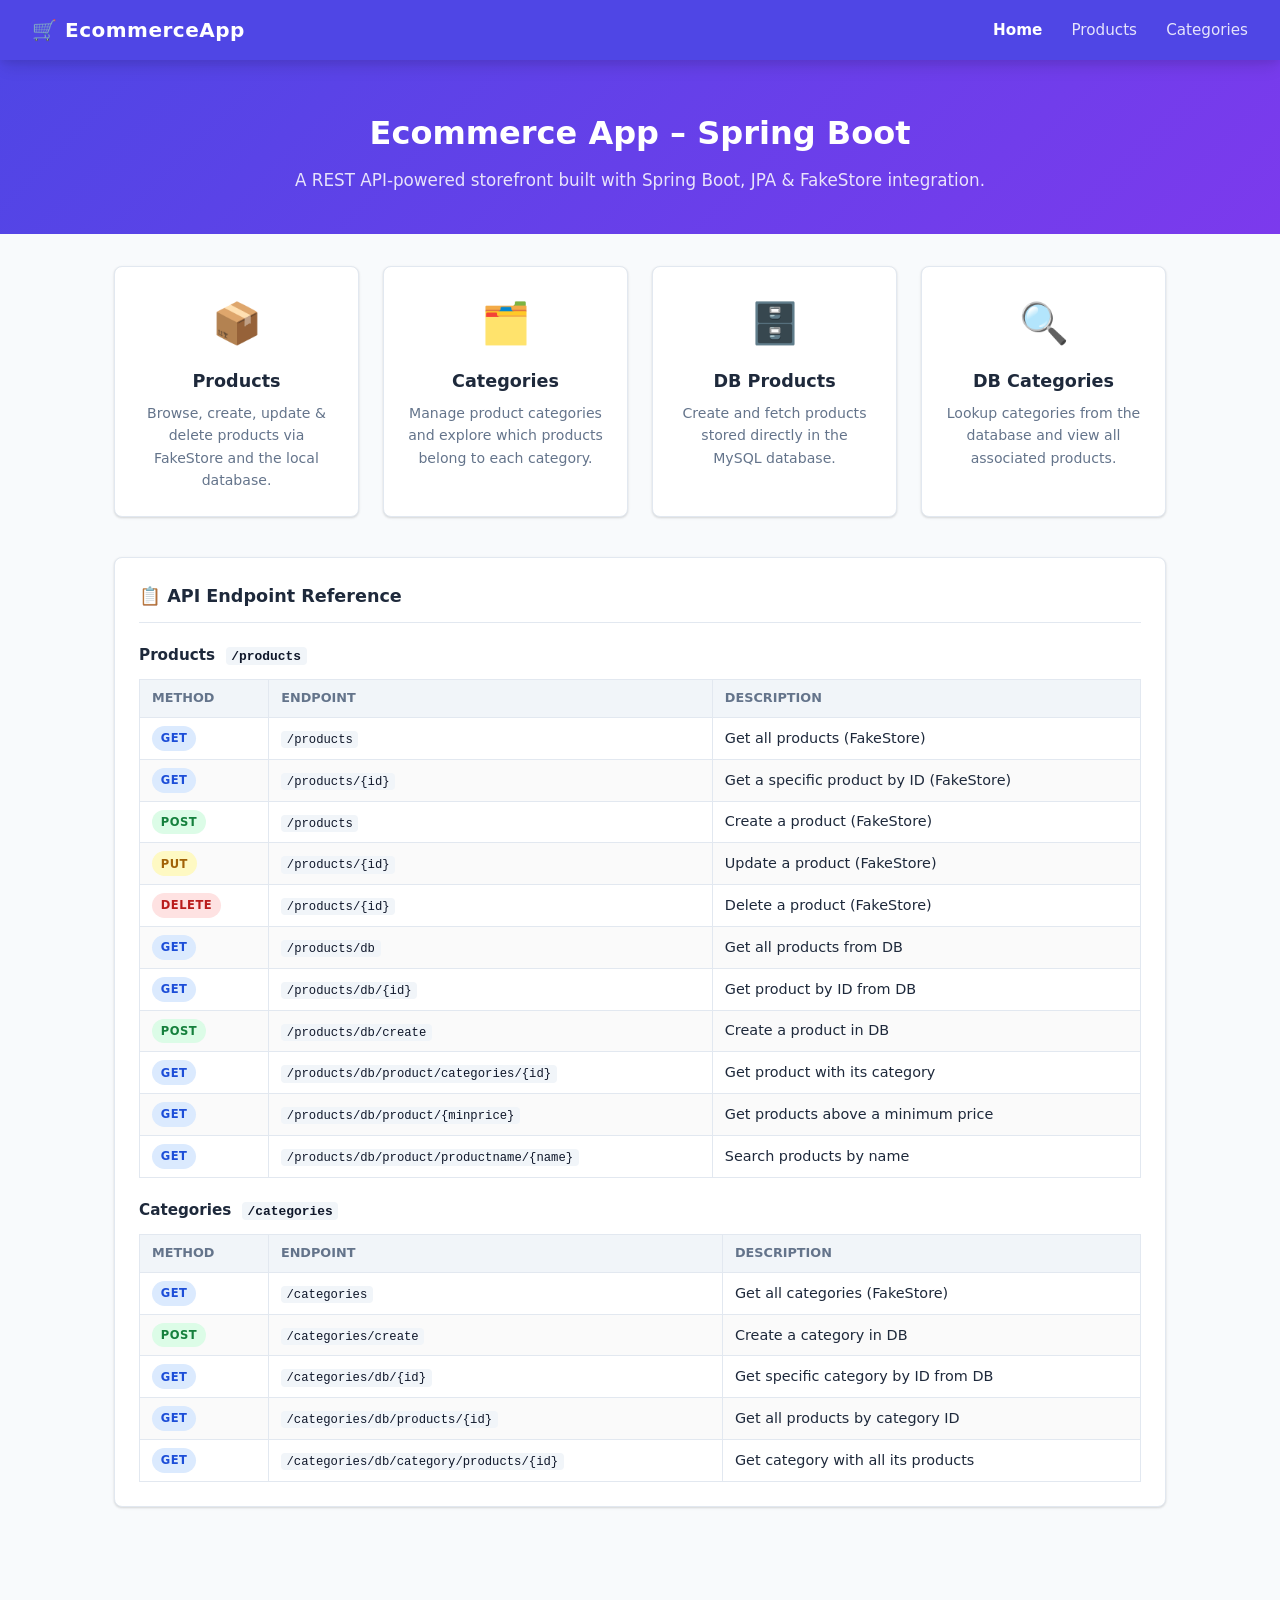
<file: src/main/resources/static/index.html>
<!DOCTYPE html>
<html lang="en">
<head>
    <meta charset="UTF-8" />
    <meta name="viewport" content="width=device-width, initial-scale=1.0" />
    <title>Ecommerce App</title>
    <link rel="stylesheet" href="css/style.css" />
</head>
<body>

<!-- ── Navbar ── -->
<header class="navbar">
    <a href="index.html" class="brand">🛒 EcommerceApp</a>
    <nav>
        <a href="index.html" class="active">Home</a>
        <a href="products.html">Products</a>
        <a href="categories.html">Categories</a>
    </nav>
</header>

<!-- ── Hero ── -->
<div class="page-hero">
    <h1>Ecommerce App – Spring Boot</h1>
    <p>A REST API-powered storefront built with Spring Boot, JPA &amp; FakeStore integration.</p>
</div>

<!-- ── Main ── -->
<main>

    <!-- Quick navigation -->
    <div class="features-grid">
        <a href="products.html" class="feature-card">
            <div class="icon">📦</div>
            <h3>Products</h3>
            <p>Browse, create, update &amp; delete products via FakeStore and the local database.</p>
        </a>
        <a href="categories.html" class="feature-card">
            <div class="icon">🗂️</div>
            <h3>Categories</h3>
            <p>Manage product categories and explore which products belong to each category.</p>
        </a>
        <a href="products.html#db-section" class="feature-card">
            <div class="icon">🗄️</div>
            <h3>DB Products</h3>
            <p>Create and fetch products stored directly in the MySQL database.</p>
        </a>
        <a href="categories.html#db-section" class="feature-card">
            <div class="icon">🔍</div>
            <h3>DB Categories</h3>
            <p>Lookup categories from the database and view all associated products.</p>
        </a>
    </div>

    <!-- Endpoint reference -->
    <div class="card" style="margin-top:2.5rem">
        <div class="card-header">
            <h2>📋 API Endpoint Reference</h2>
        </div>

        <h3 style="margin-bottom:.5rem;font-size:.95rem;">Products &nbsp;<code>/products</code></h3>
        <table class="endpoint-table">
            <thead>
                <tr>
                    <th>Method</th>
                    <th>Endpoint</th>
                    <th>Description</th>
                </tr>
            </thead>
            <tbody>
                <tr><td><span class="badge badge-get">GET</span></td>  <td><code>/products</code></td>                                     <td>Get all products (FakeStore)</td></tr>
                <tr><td><span class="badge badge-get">GET</span></td>  <td><code>/products/{id}</code></td>                                <td>Get a specific product by ID (FakeStore)</td></tr>
                <tr><td><span class="badge badge-post">POST</span></td><td><code>/products</code></td>                                     <td>Create a product (FakeStore)</td></tr>
                <tr><td><span class="badge badge-put">PUT</span></td>  <td><code>/products/{id}</code></td>                                <td>Update a product (FakeStore)</td></tr>
                <tr><td><span class="badge badge-delete">DELETE</span></td><td><code>/products/{id}</code></td>                           <td>Delete a product (FakeStore)</td></tr>
                <tr><td><span class="badge badge-get">GET</span></td>  <td><code>/products/db</code></td>                                  <td>Get all products from DB</td></tr>
                <tr><td><span class="badge badge-get">GET</span></td>  <td><code>/products/db/{id}</code></td>                             <td>Get product by ID from DB</td></tr>
                <tr><td><span class="badge badge-post">POST</span></td><td><code>/products/db/create</code></td>                           <td>Create a product in DB</td></tr>
                <tr><td><span class="badge badge-get">GET</span></td>  <td><code>/products/db/product/categories/{id}</code></td>          <td>Get product with its category</td></tr>
                <tr><td><span class="badge badge-get">GET</span></td>  <td><code>/products/db/product/{minprice}</code></td>               <td>Get products above a minimum price</td></tr>
                <tr><td><span class="badge badge-get">GET</span></td>  <td><code>/products/db/product/productname/{name}</code></td>       <td>Search products by name</td></tr>
            </tbody>
        </table>

        <h3 style="margin:1.25rem 0 .5rem;font-size:.95rem;">Categories &nbsp;<code>/categories</code></h3>
        <table class="endpoint-table">
            <thead>
                <tr>
                    <th>Method</th>
                    <th>Endpoint</th>
                    <th>Description</th>
                </tr>
            </thead>
            <tbody>
                <tr><td><span class="badge badge-get">GET</span></td>  <td><code>/categories</code></td>                             <td>Get all categories (FakeStore)</td></tr>
                <tr><td><span class="badge badge-post">POST</span></td><td><code>/categories/create</code></td>                       <td>Create a category in DB</td></tr>
                <tr><td><span class="badge badge-get">GET</span></td>  <td><code>/categories/db/{id}</code></td>                      <td>Get specific category by ID from DB</td></tr>
                <tr><td><span class="badge badge-get">GET</span></td>  <td><code>/categories/db/products/{id}</code></td>             <td>Get all products by category ID</td></tr>
                <tr><td><span class="badge badge-get">GET</span></td>  <td><code>/categories/db/category/products/{id}</code></td>    <td>Get category with all its products</td></tr>
            </tbody>
        </table>
    </div>

</main>

</body>
</html>
</file>
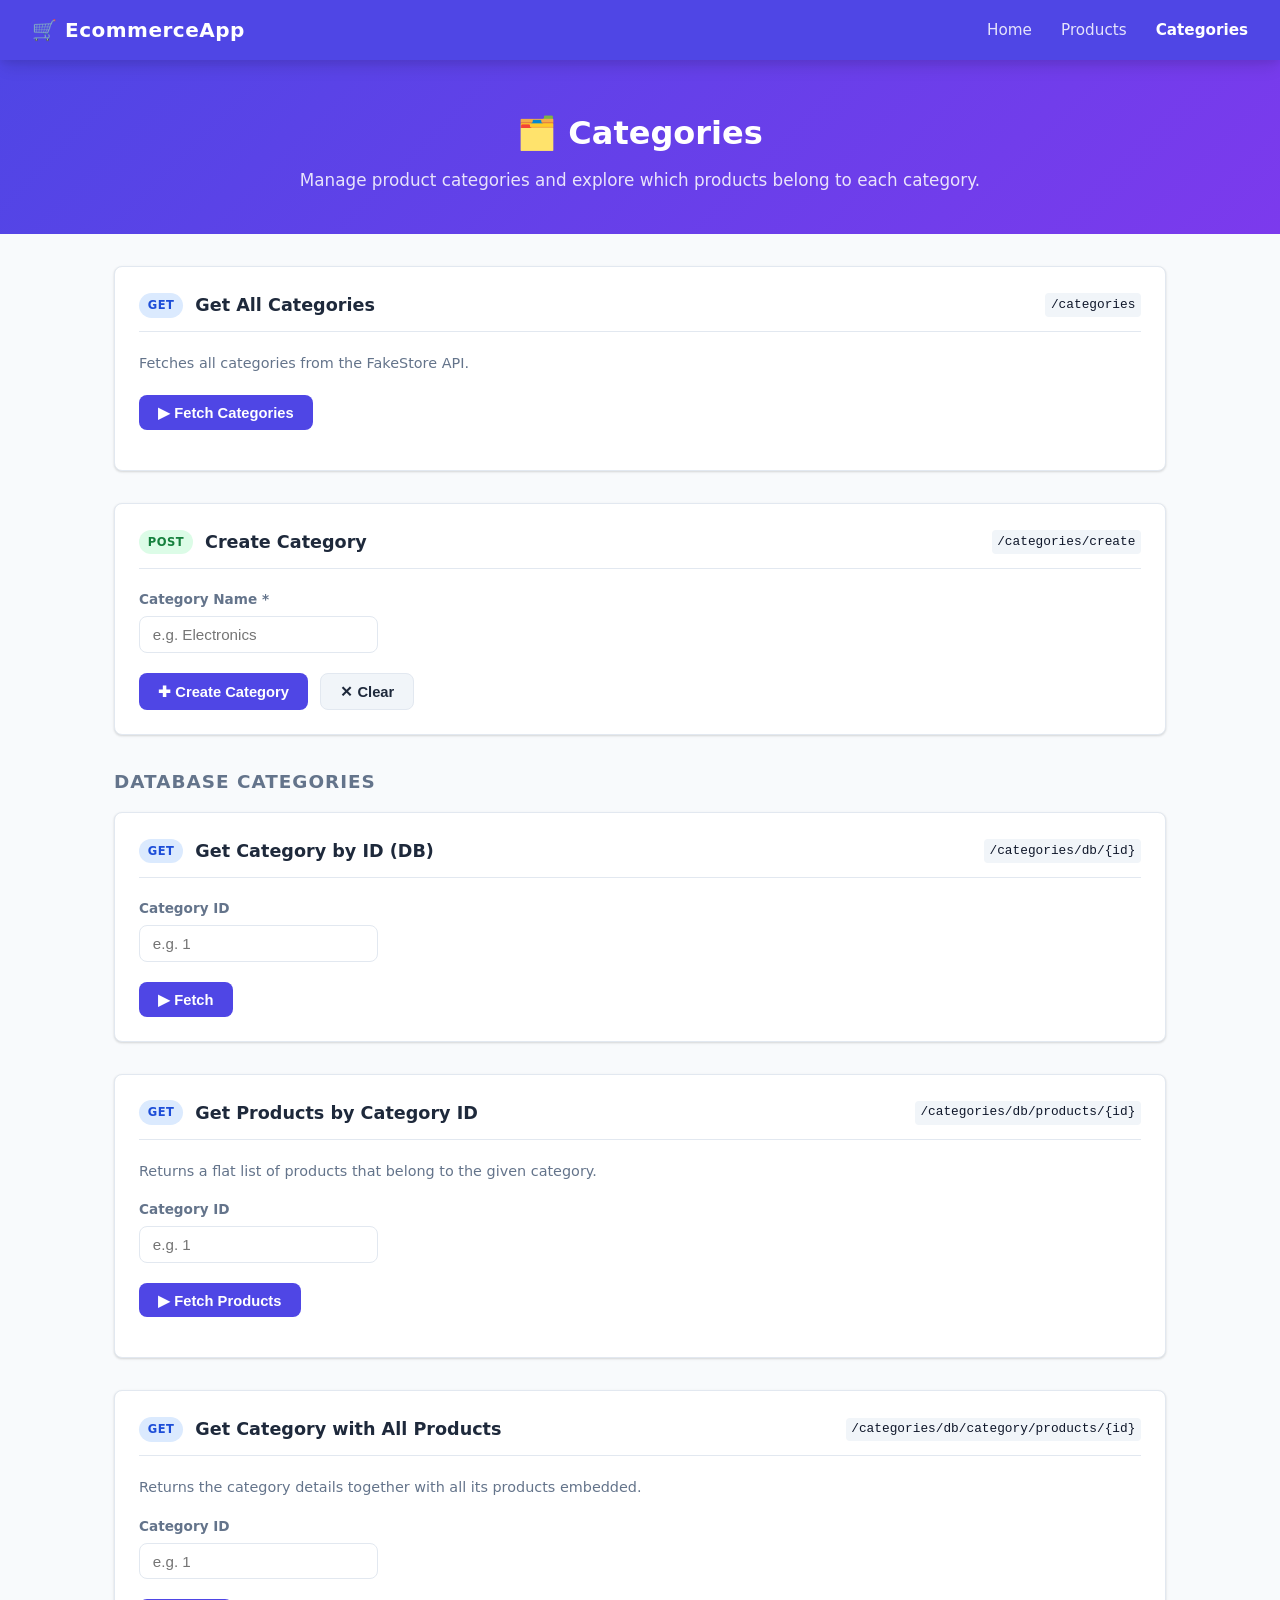
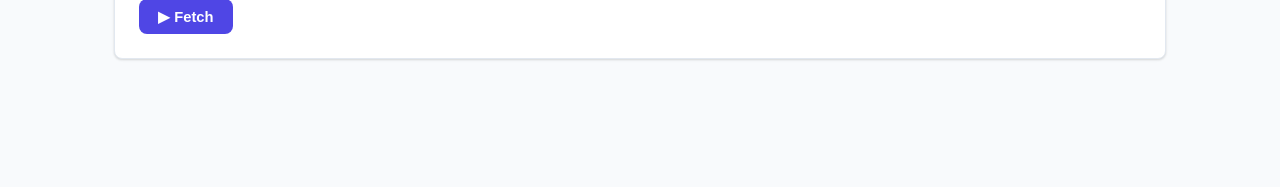
<file: src/main/resources/static/categories.html>
<!DOCTYPE html>
<html lang="en">
<head>
    <meta charset="UTF-8" />
    <meta name="viewport" content="width=device-width, initial-scale=1.0" />
    <title>Categories – Ecommerce App</title>
    <link rel="stylesheet" href="css/style.css" />
</head>
<body>

<!-- ── Navbar ── -->
<header class="navbar">
    <a href="index.html" class="brand">🛒 EcommerceApp</a>
    <nav>
        <a href="index.html">Home</a>
        <a href="products.html">Products</a>
        <a href="categories.html" class="active">Categories</a>
    </nav>
</header>

<!-- ── Hero ── -->
<div class="page-hero">
    <h1>🗂️ Categories</h1>
    <p>Manage product categories and explore which products belong to each category.</p>
</div>

<main>

    <!-- ════════════════════════════════════════
         GET All Categories (FakeStore)
    ═══════════════════════════════════════════ -->
    <div class="card">
        <div class="card-header">
            <span class="badge badge-get">GET</span>
            <h2>Get All Categories</h2>
            <code style="margin-left:auto;font-size:.8rem;">/categories</code>
        </div>
        <p style="font-size:.9rem;color:var(--muted);margin-bottom:1rem;">
            Fetches all categories from the FakeStore API.
        </p>
        <div class="form-actions">
            <button class="btn btn-primary" onclick="getAllCategories()">▶ Fetch Categories</button>
        </div>
        <div class="loader" id="loader-all-cat"></div>
        <div id="result-all-cat" class="result-box"></div>
        <div id="category-list-all" class="category-list"></div>
    </div>

    <!-- ════════════════════════════════════════
         POST Create Category
    ═══════════════════════════════════════════ -->
    <div class="card">
        <div class="card-header">
            <span class="badge badge-post">POST</span>
            <h2>Create Category</h2>
            <code style="margin-left:auto;font-size:.8rem;">/categories/create</code>
        </div>
        <div class="form-grid">
            <div class="form-group">
                <label for="cat-create-name">Category Name *</label>
                <input type="text" id="cat-create-name" placeholder="e.g. Electronics" />
            </div>
        </div>
        <div class="form-actions">
            <button class="btn btn-primary" onclick="createCategory()">✚ Create Category</button>
            <button class="btn btn-secondary" onclick="document.getElementById('cat-create-name').value=''">✕ Clear</button>
        </div>
        <div class="loader" id="loader-cat-create"></div>
        <div id="result-cat-create" class="result-box"></div>
    </div>

    <!-- ════════════════════════════════════════
         DB Section
    ═══════════════════════════════════════════ -->
    <h2 id="db-section" style="margin-bottom:1rem;margin-top:2rem;font-size:1.15rem;color:var(--muted);text-transform:uppercase;letter-spacing:1px;">
        Database Categories
    </h2>

    <!-- GET category by ID from DB -->
    <div class="card">
        <div class="card-header">
            <span class="badge badge-get">GET</span>
            <h2>Get Category by ID (DB)</h2>
            <code style="margin-left:auto;font-size:.8rem;">/categories/db/{id}</code>
        </div>
        <div class="form-grid">
            <div class="form-group">
                <label for="db-cat-id">Category ID</label>
                <input type="number" id="db-cat-id" placeholder="e.g. 1" min="1" />
            </div>
        </div>
        <div class="form-actions">
            <button class="btn btn-primary" onclick="getCategoryById()">▶ Fetch</button>
        </div>
        <div class="loader" id="loader-db-cat-id"></div>
        <div id="result-db-cat-id" class="result-box"></div>
    </div>

    <!-- GET all products by category ID -->
    <div class="card">
        <div class="card-header">
            <span class="badge badge-get">GET</span>
            <h2>Get Products by Category ID</h2>
            <code style="margin-left:auto;font-size:.8rem;">/categories/db/products/{id}</code>
        </div>
        <p style="font-size:.9rem;color:var(--muted);margin-bottom:1rem;">
            Returns a flat list of products that belong to the given category.
        </p>
        <div class="form-grid">
            <div class="form-group">
                <label for="cat-products-id">Category ID</label>
                <input type="number" id="cat-products-id" placeholder="e.g. 1" min="1" />
            </div>
        </div>
        <div class="form-actions">
            <button class="btn btn-primary" onclick="getProductsByCategory()">▶ Fetch Products</button>
        </div>
        <div class="loader" id="loader-cat-products"></div>
        <div id="result-cat-products" class="result-box"></div>
        <div id="product-grid-cat" class="product-grid"></div>
    </div>

    <!-- GET category with all products (DTO) -->
    <div class="card">
        <div class="card-header">
            <span class="badge badge-get">GET</span>
            <h2>Get Category with All Products</h2>
            <code style="margin-left:auto;font-size:.8rem;">/categories/db/category/products/{id}</code>
        </div>
        <p style="font-size:.9rem;color:var(--muted);margin-bottom:1rem;">
            Returns the category details together with all its products embedded.
        </p>
        <div class="form-grid">
            <div class="form-group">
                <label for="cat-all-products-id">Category ID</label>
                <input type="number" id="cat-all-products-id" placeholder="e.g. 1" min="1" />
            </div>
        </div>
        <div class="form-actions">
            <button class="btn btn-primary" onclick="getCategoryWithProducts()">▶ Fetch</button>
        </div>
        <div class="loader" id="loader-cat-all-products"></div>
        <div id="result-cat-all-products" class="result-box"></div>
        <div id="cat-detail-panel" style="display:none;margin-top:1rem;"></div>
    </div>

</main>

<script>
    /* ── Helpers ── */
    function showLoader(id)  { document.getElementById(id).classList.add('visible'); }
    function hideLoader(id)  { document.getElementById(id).classList.remove('visible'); }

    function showResult(id, data, isError) {
        const el = document.getElementById(id);
        el.textContent = typeof data === 'string' ? data : JSON.stringify(data, null, 2);
        el.className = 'result-box visible ' + (isError ? 'error' : 'success');
    }

    function escapeHtml(str) {
        return String(str)
            .replace(/&/g,'&amp;')
            .replace(/</g,'&lt;')
            .replace(/>/g,'&gt;')
            .replace(/"/g,'&quot;');
    }

    function renderProductGrid(containerId, products) {
        const grid = document.getElementById(containerId);
        if (!Array.isArray(products) || products.length === 0) {
            grid.innerHTML = '<p style="color:var(--muted);padding:.5rem">No products found.</p>';
            return;
        }
        grid.innerHTML = products.map(p => `
            <div class="product-card">
                ${p.image ? `<img class="pc-img" src="${escapeHtml(p.image)}" alt="${escapeHtml(p.title || '')}"/>` : ''}
                <div class="pc-title">${escapeHtml(p.title || '—')}</div>
                <div class="pc-meta">Brand: ${escapeHtml(p.brand || '—')} &nbsp;|&nbsp; Model: ${escapeHtml(p.model || '—')}</div>
                <div class="pc-meta">Color: ${escapeHtml(p.color || '—')}</div>
                <div class="pc-price">$${p.price ?? '—'}${p.discount ? ` <span style="font-size:.8rem;color:var(--success)">-${p.discount}%</span>` : ''}</div>
            </div>`).join('');
        grid.querySelectorAll('img.pc-img').forEach(img => {
            img.addEventListener('error', () => img.classList.add('img-error'));
        });
    }

    async function apiFetch(url, options = {}) {
        const response = await fetch(url, {
            headers: { 'Content-Type': 'application/json' },
            ...options
        });
        const text = await response.text();
        try { return { ok: response.ok, data: JSON.parse(text) }; }
        catch { return { ok: response.ok, data: text }; }
    }

    /* ══════════════════════════════════════════
       Handlers
    ══════════════════════════════════════════ */
    async function getAllCategories() {
        showLoader('loader-all-cat');
        document.getElementById('category-list-all').innerHTML = '';
        const { ok, data } = await apiFetch('/categories');
        hideLoader('loader-all-cat');
        showResult('result-all-cat', data, !ok);
        if (ok && Array.isArray(data)) {
            const list = document.getElementById('category-list-all');
            list.innerHTML = data.map(c =>
                `<span class="category-chip">${escapeHtml(c.name || String(c))}</span>`
            ).join('');
        }
    }

    async function createCategory() {
        const name = document.getElementById('cat-create-name').value.trim();
        if (!name) { alert('Category name is required.'); return; }
        const body = { name };
        showLoader('loader-cat-create');
        const { ok, data } = await apiFetch('/categories/create', { method: 'POST', body: JSON.stringify(body) });
        hideLoader('loader-cat-create');
        showResult('result-cat-create', data, !ok);
        if (ok) document.getElementById('cat-create-name').value = '';
    }

    async function getCategoryById() {
        const id = document.getElementById('db-cat-id').value.trim();
        if (!id) { alert('Please enter a Category ID.'); return; }
        showLoader('loader-db-cat-id');
        const { ok, data } = await apiFetch(`/categories/db/${id}`);
        hideLoader('loader-db-cat-id');
        showResult('result-db-cat-id', data, !ok);
    }

    async function getProductsByCategory() {
        const id = document.getElementById('cat-products-id').value.trim();
        if (!id) { alert('Please enter a Category ID.'); return; }
        showLoader('loader-cat-products');
        document.getElementById('product-grid-cat').innerHTML = '';
        const { ok, data } = await apiFetch(`/categories/db/products/${id}`);
        hideLoader('loader-cat-products');
        showResult('result-cat-products', data, !ok);
        if (ok && Array.isArray(data)) renderProductGrid('product-grid-cat', data);
    }

    async function getCategoryWithProducts() {
        const id = document.getElementById('cat-all-products-id').value.trim();
        if (!id) { alert('Please enter a Category ID.'); return; }
        showLoader('loader-cat-all-products');
        const panel = document.getElementById('cat-detail-panel');
        panel.style.display = 'none';
        const { ok, data } = await apiFetch(`/categories/db/category/products/${id}`);
        hideLoader('loader-cat-all-products');
        showResult('result-cat-all-products', data, !ok);

        if (ok && data && typeof data === 'object') {
            const products = data.productsDTOS || [];
            panel.style.display = 'block';
            panel.innerHTML = `
                <div style="margin-bottom:.75rem">
                    <strong>Category:</strong> ${escapeHtml(data.name || '—')}
                    &nbsp;|&nbsp; <strong>ID:</strong> ${escapeHtml(String(data.id ?? '—'))}
                    &nbsp;|&nbsp; <strong>Products:</strong> ${products.length}
                </div>
                <div class="product-grid">
                    ${products.length === 0
                        ? '<p style="color:var(--muted)">No products in this category.</p>'
                        : products.map(p => `
                            <div class="product-card">
                                ${p.image ? `<img class="pc-img" src="${escapeHtml(p.image)}" alt="${escapeHtml(p.title||'')}"/>` : ''}
                                <div class="pc-title">${escapeHtml(p.title||'—')}</div>
                                <div class="pc-meta">Brand: ${escapeHtml(p.brand||'—')}</div>
                                <div class="pc-price">$${p.price??'—'}</div>
                            </div>`).join('')
                    }
                </div>`;
            panel.querySelectorAll('img.pc-img').forEach(img => {
                img.addEventListener('error', () => img.classList.add('img-error'));
            });
        }
    }
</script>

</body>
</html>
</file>
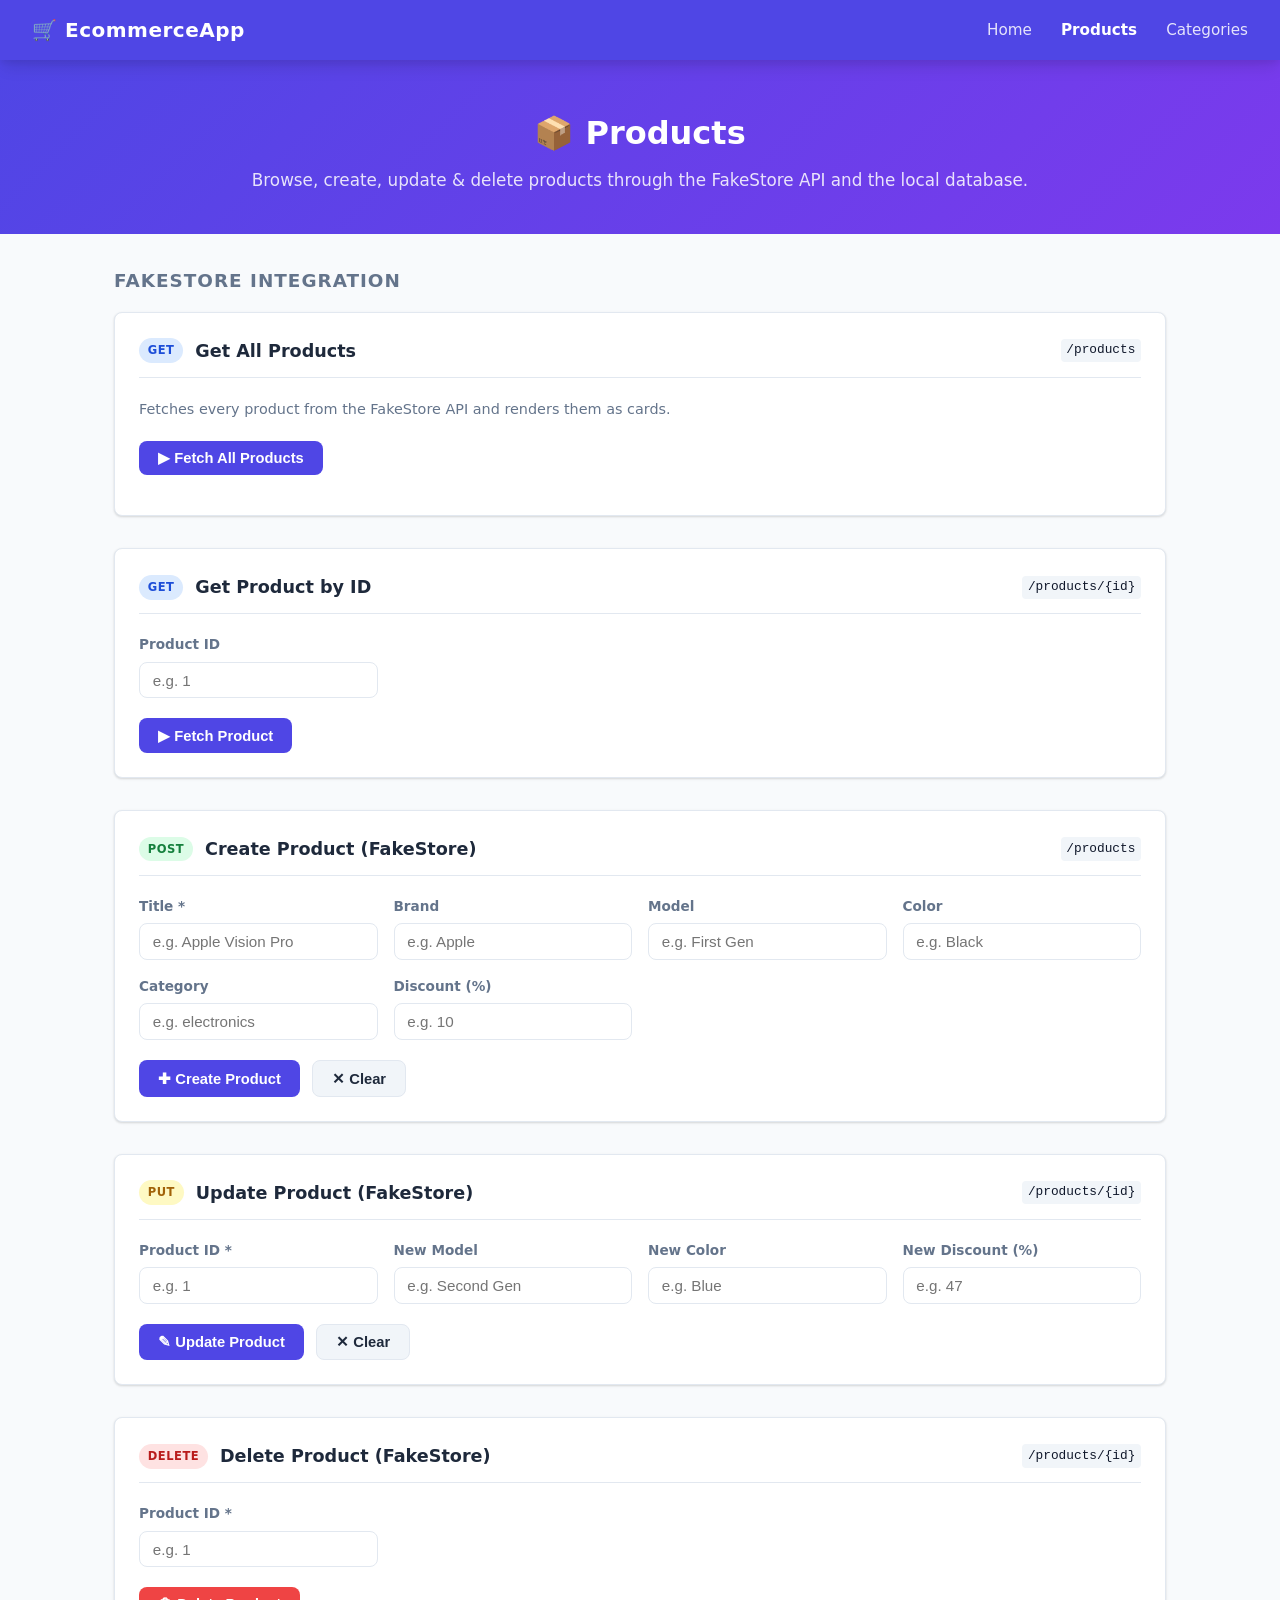
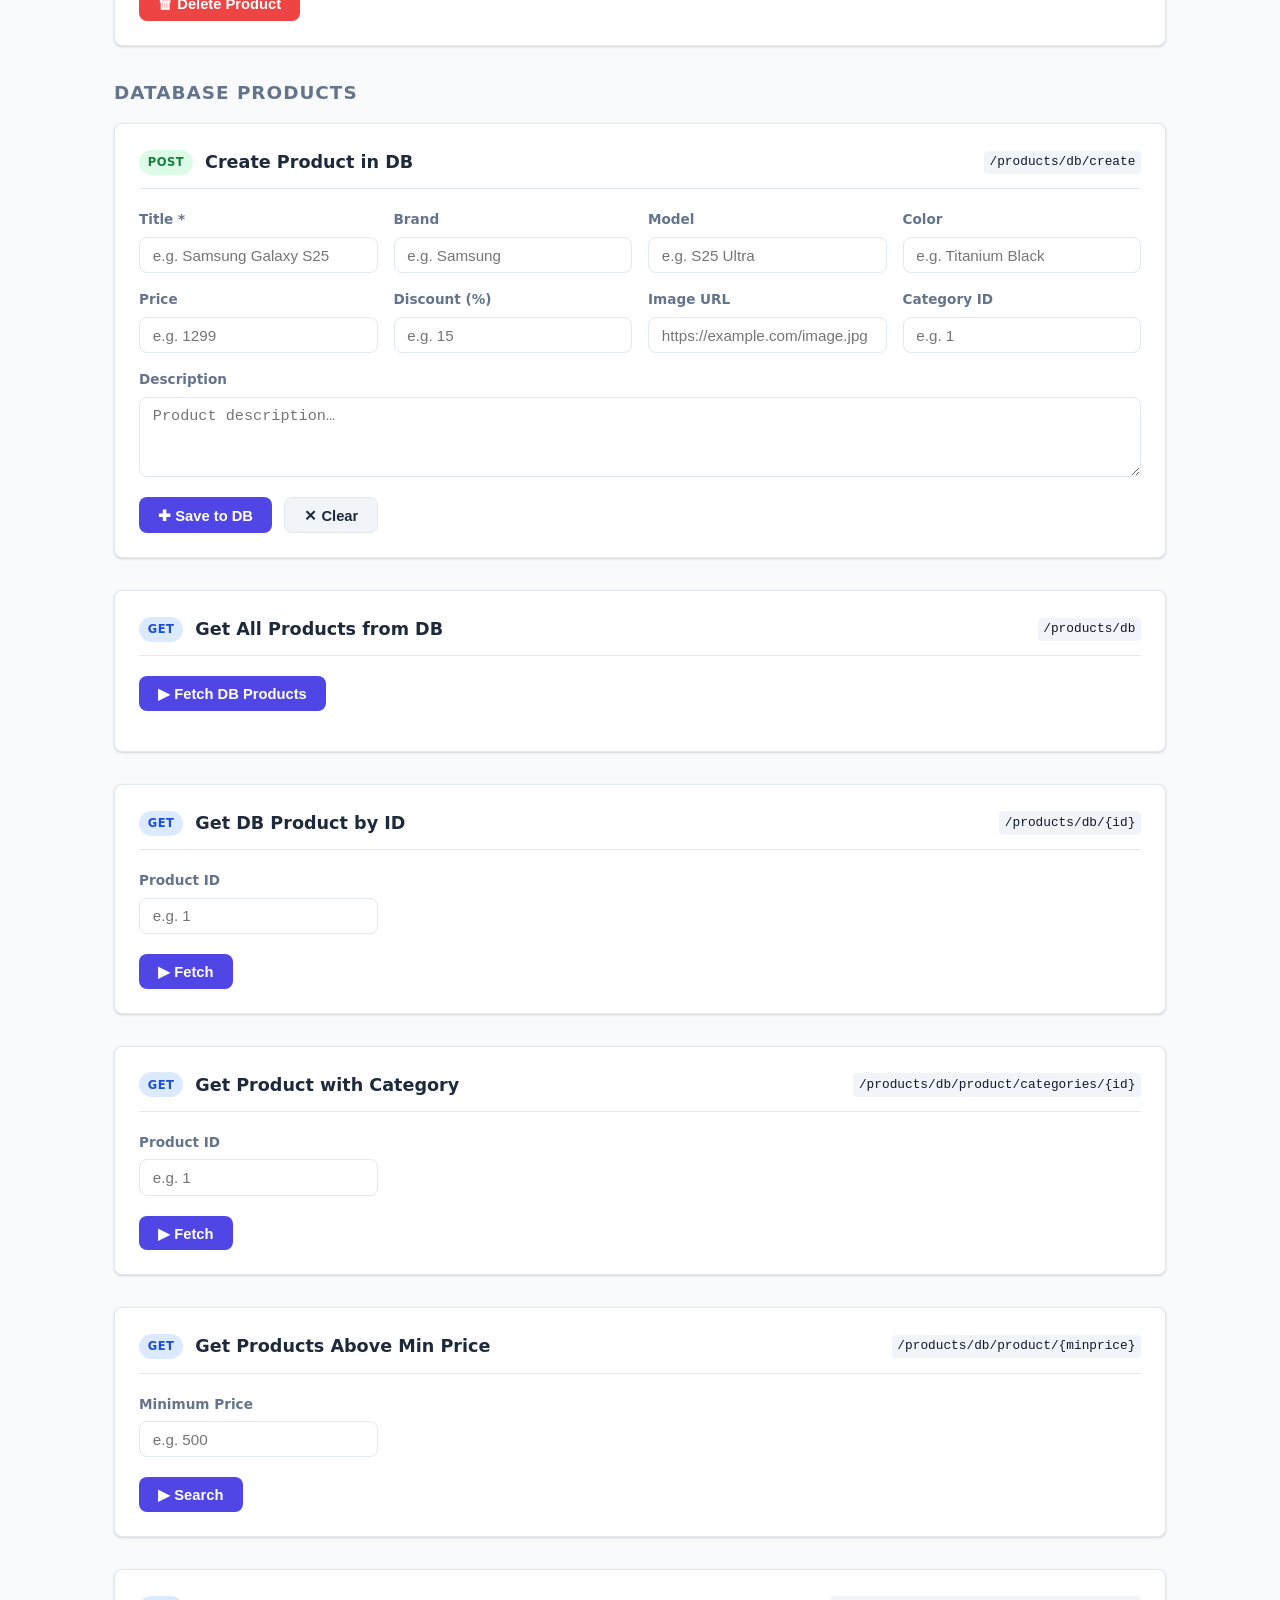
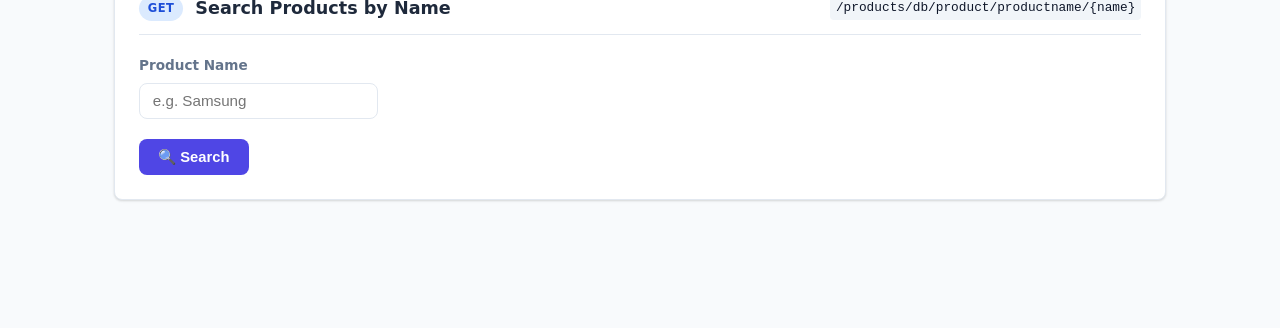
<file: src/main/resources/static/products.html>
<!DOCTYPE html>
<html lang="en">
<head>
    <meta charset="UTF-8" />
    <meta name="viewport" content="width=device-width, initial-scale=1.0" />
    <title>Products – Ecommerce App</title>
    <link rel="stylesheet" href="css/style.css" />
</head>
<body>

<!-- ── Navbar ── -->
<header class="navbar">
    <a href="index.html" class="brand">🛒 EcommerceApp</a>
    <nav>
        <a href="index.html">Home</a>
        <a href="products.html" class="active">Products</a>
        <a href="categories.html">Categories</a>
    </nav>
</header>

<!-- ── Hero ── -->
<div class="page-hero">
    <h1>📦 Products</h1>
    <p>Browse, create, update &amp; delete products through the FakeStore API and the local database.</p>
</div>

<main>

    <!-- ════════════════════════════════════════
         SECTION 1 – FakeStore Products
    ═══════════════════════════════════════════ -->
    <h2 style="margin-bottom:1rem;font-size:1.15rem;color:var(--muted);text-transform:uppercase;letter-spacing:1px;">
        FakeStore Integration
    </h2>

    <!-- GET all products -->
    <div class="card">
        <div class="card-header">
            <span class="badge badge-get">GET</span>
            <h2>Get All Products</h2>
            <code style="margin-left:auto;font-size:.8rem;">/products</code>
        </div>
        <p style="font-size:.9rem;color:var(--muted);margin-bottom:1rem;">
            Fetches every product from the FakeStore API and renders them as cards.
        </p>
        <div class="form-actions">
            <button class="btn btn-primary" onclick="getAllProducts()">
                ▶ Fetch All Products
            </button>
        </div>
        <div class="loader" id="loader-all"></div>
        <div id="result-all" class="result-box"></div>
        <div id="product-grid-all" class="product-grid"></div>
    </div>

    <!-- GET product by ID -->
    <div class="card">
        <div class="card-header">
            <span class="badge badge-get">GET</span>
            <h2>Get Product by ID</h2>
            <code style="margin-left:auto;font-size:.8rem;">/products/{id}</code>
        </div>
        <div class="form-grid">
            <div class="form-group">
                <label for="get-product-id">Product ID</label>
                <input type="number" id="get-product-id" placeholder="e.g. 1" min="1" />
            </div>
        </div>
        <div class="form-actions">
            <button class="btn btn-primary" onclick="getProductById()">▶ Fetch Product</button>
        </div>
        <div class="loader" id="loader-get-id"></div>
        <div id="result-get-id" class="result-box"></div>
    </div>

    <!-- POST create product -->
    <div class="card">
        <div class="card-header">
            <span class="badge badge-post">POST</span>
            <h2>Create Product (FakeStore)</h2>
            <code style="margin-left:auto;font-size:.8rem;">/products</code>
        </div>
        <div class="form-grid">
            <div class="form-group">
                <label for="create-title">Title *</label>
                <input type="text" id="create-title" placeholder="e.g. Apple Vision Pro" />
            </div>
            <div class="form-group">
                <label for="create-brand">Brand</label>
                <input type="text" id="create-brand" placeholder="e.g. Apple" />
            </div>
            <div class="form-group">
                <label for="create-model">Model</label>
                <input type="text" id="create-model" placeholder="e.g. First Gen" />
            </div>
            <div class="form-group">
                <label for="create-color">Color</label>
                <input type="text" id="create-color" placeholder="e.g. Black" />
            </div>
            <div class="form-group">
                <label for="create-category">Category</label>
                <input type="text" id="create-category" placeholder="e.g. electronics" />
            </div>
            <div class="form-group">
                <label for="create-discount">Discount (%)</label>
                <input type="number" id="create-discount" placeholder="e.g. 10" min="0" max="100" />
            </div>
        </div>
        <div class="form-actions">
            <button class="btn btn-primary" onclick="createProduct()">✚ Create Product</button>
            <button class="btn btn-secondary" onclick="clearForm('create')">✕ Clear</button>
        </div>
        <div class="loader" id="loader-create"></div>
        <div id="result-create" class="result-box"></div>
    </div>

    <!-- PUT update product -->
    <div class="card">
        <div class="card-header">
            <span class="badge badge-put">PUT</span>
            <h2>Update Product (FakeStore)</h2>
            <code style="margin-left:auto;font-size:.8rem;">/products/{id}</code>
        </div>
        <div class="form-grid">
            <div class="form-group">
                <label for="update-id">Product ID *</label>
                <input type="number" id="update-id" placeholder="e.g. 1" min="1" />
            </div>
            <div class="form-group">
                <label for="update-model">New Model</label>
                <input type="text" id="update-model" placeholder="e.g. Second Gen" />
            </div>
            <div class="form-group">
                <label for="update-color">New Color</label>
                <input type="text" id="update-color" placeholder="e.g. Blue" />
            </div>
            <div class="form-group">
                <label for="update-discount">New Discount (%)</label>
                <input type="number" id="update-discount" placeholder="e.g. 47" min="0" max="100" />
            </div>
        </div>
        <div class="form-actions">
            <button class="btn btn-primary" onclick="updateProduct()">✎ Update Product</button>
            <button class="btn btn-secondary" onclick="clearForm('update')">✕ Clear</button>
        </div>
        <div class="loader" id="loader-update"></div>
        <div id="result-update" class="result-box"></div>
    </div>

    <!-- DELETE product -->
    <div class="card">
        <div class="card-header">
            <span class="badge badge-delete">DELETE</span>
            <h2>Delete Product (FakeStore)</h2>
            <code style="margin-left:auto;font-size:.8rem;">/products/{id}</code>
        </div>
        <div class="form-grid">
            <div class="form-group">
                <label for="delete-id">Product ID *</label>
                <input type="number" id="delete-id" placeholder="e.g. 1" min="1" />
            </div>
        </div>
        <div class="form-actions">
            <button class="btn btn-danger" onclick="deleteProduct()">🗑 Delete Product</button>
        </div>
        <div class="loader" id="loader-delete"></div>
        <div id="result-delete" class="result-box"></div>
    </div>

    <!-- ════════════════════════════════════════
         SECTION 2 – DB Products
    ═══════════════════════════════════════════ -->
    <h2 id="db-section" style="margin-bottom:1rem;margin-top:2rem;font-size:1.15rem;color:var(--muted);text-transform:uppercase;letter-spacing:1px;">
        Database Products
    </h2>

    <!-- POST create product in DB -->
    <div class="card">
        <div class="card-header">
            <span class="badge badge-post">POST</span>
            <h2>Create Product in DB</h2>
            <code style="margin-left:auto;font-size:.8rem;">/products/db/create</code>
        </div>
        <div class="form-grid">
            <div class="form-group">
                <label for="db-create-title">Title *</label>
                <input type="text" id="db-create-title" placeholder="e.g. Samsung Galaxy S25" />
            </div>
            <div class="form-group">
                <label for="db-create-brand">Brand</label>
                <input type="text" id="db-create-brand" placeholder="e.g. Samsung" />
            </div>
            <div class="form-group">
                <label for="db-create-model">Model</label>
                <input type="text" id="db-create-model" placeholder="e.g. S25 Ultra" />
            </div>
            <div class="form-group">
                <label for="db-create-color">Color</label>
                <input type="text" id="db-create-color" placeholder="e.g. Titanium Black" />
            </div>
            <div class="form-group">
                <label for="db-create-price">Price</label>
                <input type="number" id="db-create-price" placeholder="e.g. 1299" min="0" />
            </div>
            <div class="form-group">
                <label for="db-create-discount">Discount (%)</label>
                <input type="number" id="db-create-discount" placeholder="e.g. 15" min="0" max="100" />
            </div>
            <div class="form-group">
                <label for="db-create-image">Image URL</label>
                <input type="url" id="db-create-image" placeholder="https://example.com/image.jpg" />
            </div>
            <div class="form-group">
                <label for="db-create-category-id">Category ID</label>
                <input type="number" id="db-create-category-id" placeholder="e.g. 1" min="1" />
            </div>
            <div class="form-group" style="grid-column: 1 / -1;">
                <label for="db-create-desc">Description</label>
                <textarea id="db-create-desc" placeholder="Product description…"></textarea>
            </div>
        </div>
        <div class="form-actions">
            <button class="btn btn-primary" onclick="createProductInDB()">✚ Save to DB</button>
            <button class="btn btn-secondary" onclick="clearForm('db-create')">✕ Clear</button>
        </div>
        <div class="loader" id="loader-db-create"></div>
        <div id="result-db-create" class="result-box"></div>
    </div>

    <!-- GET all products from DB -->
    <div class="card">
        <div class="card-header">
            <span class="badge badge-get">GET</span>
            <h2>Get All Products from DB</h2>
            <code style="margin-left:auto;font-size:.8rem;">/products/db</code>
        </div>
        <div class="form-actions">
            <button class="btn btn-primary" onclick="getProductsFromDB()">▶ Fetch DB Products</button>
        </div>
        <div class="loader" id="loader-db-all"></div>
        <div id="result-db-all" class="result-box"></div>
        <div id="product-grid-db" class="product-grid"></div>
    </div>

    <!-- GET product by ID from DB -->
    <div class="card">
        <div class="card-header">
            <span class="badge badge-get">GET</span>
            <h2>Get DB Product by ID</h2>
            <code style="margin-left:auto;font-size:.8rem;">/products/db/{id}</code>
        </div>
        <div class="form-grid">
            <div class="form-group">
                <label for="db-get-id">Product ID</label>
                <input type="number" id="db-get-id" placeholder="e.g. 1" min="1" />
            </div>
        </div>
        <div class="form-actions">
            <button class="btn btn-primary" onclick="getDBProductById()">▶ Fetch</button>
        </div>
        <div class="loader" id="loader-db-get-id"></div>
        <div id="result-db-get-id" class="result-box"></div>
    </div>

    <!-- GET product with category -->
    <div class="card">
        <div class="card-header">
            <span class="badge badge-get">GET</span>
            <h2>Get Product with Category</h2>
            <code style="margin-left:auto;font-size:.8rem;">/products/db/product/categories/{id}</code>
        </div>
        <div class="form-grid">
            <div class="form-group">
                <label for="prod-cat-id">Product ID</label>
                <input type="number" id="prod-cat-id" placeholder="e.g. 1" min="1" />
            </div>
        </div>
        <div class="form-actions">
            <button class="btn btn-primary" onclick="getProductWithCategory()">▶ Fetch</button>
        </div>
        <div class="loader" id="loader-prod-cat"></div>
        <div id="result-prod-cat" class="result-box"></div>
    </div>

    <!-- GET expensive products -->
    <div class="card">
        <div class="card-header">
            <span class="badge badge-get">GET</span>
            <h2>Get Products Above Min Price</h2>
            <code style="margin-left:auto;font-size:.8rem;">/products/db/product/{minprice}</code>
        </div>
        <div class="form-grid">
            <div class="form-group">
                <label for="min-price">Minimum Price</label>
                <input type="number" id="min-price" placeholder="e.g. 500" min="0" />
            </div>
        </div>
        <div class="form-actions">
            <button class="btn btn-primary" onclick="getExpensiveProducts()">▶ Search</button>
        </div>
        <div class="loader" id="loader-expensive"></div>
        <div id="result-expensive" class="result-box"></div>
    </div>

    <!-- GET products by name -->
    <div class="card">
        <div class="card-header">
            <span class="badge badge-get">GET</span>
            <h2>Search Products by Name</h2>
            <code style="margin-left:auto;font-size:.8rem;">/products/db/product/productname/{name}</code>
        </div>
        <div class="form-grid">
            <div class="form-group">
                <label for="search-name">Product Name</label>
                <input type="text" id="search-name" placeholder="e.g. Samsung" />
            </div>
        </div>
        <div class="form-actions">
            <button class="btn btn-primary" onclick="searchByName()">🔍 Search</button>
        </div>
        <div class="loader" id="loader-search-name"></div>
        <div id="result-search-name" class="result-box"></div>
    </div>

</main>

<script>
    /* ── Helpers ── */
    function showLoader(id)  { document.getElementById(id).classList.add('visible'); }
    function hideLoader(id)  { document.getElementById(id).classList.remove('visible'); }

    function showResult(id, data, isError) {
        const el = document.getElementById(id);
        el.textContent = typeof data === 'string' ? data : JSON.stringify(data, null, 2);
        el.className = 'result-box visible ' + (isError ? 'error' : 'success');
    }

    function renderProductGrid(containerId, products) {
        const grid = document.getElementById(containerId);
        if (!Array.isArray(products) || products.length === 0) {
            grid.innerHTML = '<p style="color:var(--muted);padding:.5rem">No products found.</p>';
            return;
        }
        grid.innerHTML = products.map(p => `
            <div class="product-card">
                ${p.image ? `<img class="pc-img" src="${escapeHtml(p.image)}" alt="${escapeHtml(p.title || '')}"/>` : ''}
                <div class="pc-title">${escapeHtml(p.title || '—')}</div>
                <div class="pc-meta">Brand: ${escapeHtml(p.brand || '—')} &nbsp;|&nbsp; Model: ${escapeHtml(p.model || '—')}</div>
                <div class="pc-meta">Color: ${escapeHtml(p.color || '—')}</div>
                ${p.description ? `<div class="pc-meta" style="margin-top:.4rem;">${escapeHtml(truncate(p.description, 80))}</div>` : ''}
                <div class="pc-price">$${p.price ?? '—'} ${p.discount ? `<span style="font-size:.8rem;color:var(--success)">-${p.discount}%</span>` : ''}</div>
            </div>`).join('');
        grid.querySelectorAll('img.pc-img').forEach(img => {
            img.addEventListener('error', () => img.classList.add('img-error'));
        });
    }

    function escapeHtml(str) {
        return String(str)
            .replace(/&/g,'&amp;')
            .replace(/</g,'&lt;')
            .replace(/>/g,'&gt;')
            .replace(/"/g,'&quot;');
    }

    function truncate(str, maxLen) {
        const s = String(str);
        if ([...s].length <= maxLen) return s;
        return [...s].slice(0, maxLen).join('') + '…';
    }

    async function apiFetch(url, options = {}) {
        const response = await fetch(url, {
            headers: { 'Content-Type': 'application/json' },
            ...options
        });
        const text = await response.text();
        try { return { ok: response.ok, data: JSON.parse(text) }; }
        catch { return { ok: response.ok, data: text }; }
    }

    function clearForm(prefix) {
        document.querySelectorAll(`[id^="${prefix}-"]`).forEach(el => {
            if (el.tagName === 'INPUT' || el.tagName === 'TEXTAREA') el.value = '';
        });
    }

    /* ══════════════════════════════════════════
       FakeStore Handlers
    ══════════════════════════════════════════ */
    async function getAllProducts() {
        showLoader('loader-all');
        document.getElementById('product-grid-all').innerHTML = '';
        const { ok, data } = await apiFetch('/products');
        hideLoader('loader-all');
        showResult('result-all', data, !ok);
        if (ok && Array.isArray(data)) renderProductGrid('product-grid-all', data);
    }

    async function getProductById() {
        const id = document.getElementById('get-product-id').value.trim();
        if (!id) { alert('Please enter a Product ID.'); return; }
        showLoader('loader-get-id');
        const { ok, data } = await apiFetch(`/products/${id}`);
        hideLoader('loader-get-id');
        showResult('result-get-id', data, !ok);
    }

    async function createProduct() {
        const body = {
            title:    document.getElementById('create-title').value.trim(),
            brand:    document.getElementById('create-brand').value.trim(),
            model:    document.getElementById('create-model').value.trim(),
            color:    document.getElementById('create-color').value.trim(),
            category: document.getElementById('create-category').value.trim(),
            discount: document.getElementById('create-discount').value.trim()
        };
        if (!body.title) { alert('Title is required.'); return; }
        showLoader('loader-create');
        const { ok, data } = await apiFetch('/products', { method: 'POST', body: JSON.stringify(body) });
        hideLoader('loader-create');
        showResult('result-create', data, !ok);
    }

    async function updateProduct() {
        const id = document.getElementById('update-id').value.trim();
        if (!id) { alert('Product ID is required.'); return; }
        const body = {
            model:    document.getElementById('update-model').value.trim(),
            color:    document.getElementById('update-color').value.trim(),
            discount: document.getElementById('update-discount').value.trim()
        };
        showLoader('loader-update');
        const { ok, data } = await apiFetch(`/products/${id}`, { method: 'PUT', body: JSON.stringify(body) });
        hideLoader('loader-update');
        showResult('result-update', data, !ok);
    }

    async function deleteProduct() {
        const id = document.getElementById('delete-id').value.trim();
        if (!id) { alert('Product ID is required.'); return; }
        if (!confirm(`Delete product #${id}? This action cannot be undone.`)) return;
        showLoader('loader-delete');
        const { ok, data } = await apiFetch(`/products/${id}`, { method: 'DELETE' });
        hideLoader('loader-delete');
        showResult('result-delete', data, !ok);
    }

    /* ══════════════════════════════════════════
       DB Handlers
    ══════════════════════════════════════════ */
    async function createProductInDB() {
        const body = {
            title:      document.getElementById('db-create-title').value.trim(),
            brand:      document.getElementById('db-create-brand').value.trim(),
            model:      document.getElementById('db-create-model').value.trim(),
            color:      document.getElementById('db-create-color').value.trim(),
            price:      document.getElementById('db-create-price').value.trim()    !== '' ? Number(document.getElementById('db-create-price').value)    : null,
            discount:   document.getElementById('db-create-discount').value.trim() !== '' ? Number(document.getElementById('db-create-discount').value) : null,
            image:      document.getElementById('db-create-image').value.trim(),
            description:document.getElementById('db-create-desc').value.trim(),
            categoryId: Number(document.getElementById('db-create-category-id').value) || null
        };
        if (!body.title) { alert('Title is required.'); return; }
        showLoader('loader-db-create');
        const { ok, data } = await apiFetch('/products/db/create', { method: 'POST', body: JSON.stringify(body) });
        hideLoader('loader-db-create');
        showResult('result-db-create', data, !ok);
    }

    async function getProductsFromDB() {
        showLoader('loader-db-all');
        document.getElementById('product-grid-db').innerHTML = '';
        const { ok, data } = await apiFetch('/products/db');
        hideLoader('loader-db-all');
        showResult('result-db-all', data, !ok);
        if (ok && Array.isArray(data)) renderProductGrid('product-grid-db', data);
    }

    async function getDBProductById() {
        const id = document.getElementById('db-get-id').value.trim();
        if (!id) { alert('Please enter a Product ID.'); return; }
        showLoader('loader-db-get-id');
        const { ok, data } = await apiFetch(`/products/db/${id}`);
        hideLoader('loader-db-get-id');
        showResult('result-db-get-id', data, !ok);
    }

    async function getProductWithCategory() {
        const id = document.getElementById('prod-cat-id').value.trim();
        if (!id) { alert('Please enter a Product ID.'); return; }
        showLoader('loader-prod-cat');
        const { ok, data } = await apiFetch(`/products/db/product/categories/${id}`);
        hideLoader('loader-prod-cat');
        showResult('result-prod-cat', data, !ok);
    }

    async function getExpensiveProducts() {
        const price = document.getElementById('min-price').value.trim();
        if (!price) { alert('Please enter a minimum price.'); return; }
        showLoader('loader-expensive');
        const { ok, data } = await apiFetch(`/products/db/product/${price}`);
        hideLoader('loader-expensive');
        showResult('result-expensive', data, !ok);
    }

    async function searchByName() {
        const name = document.getElementById('search-name').value.trim();
        if (!name) { alert('Please enter a product name.'); return; }
        showLoader('loader-search-name');
        const { ok, data } = await apiFetch(`/products/db/product/productname/${encodeURIComponent(name)}`);
        hideLoader('loader-search-name');
        showResult('result-search-name', data, !ok);
    }
</script>

</body>
</html>
</file>
<file: src/main/resources/static/css/style.css>
/* ============================================================
   Ecommerce App – Shared Stylesheet
   ============================================================ */

*, *::before, *::after {
    box-sizing: border-box;
    margin: 0;
    padding: 0;
}

:root {
    --primary:   #4f46e5;
    --primary-h: #4338ca;
    --danger:    #ef4444;
    --danger-h:  #dc2626;
    --success:   #22c55e;
    --warning:   #f59e0b;
    --bg:        #f8fafc;
    --card-bg:   #ffffff;
    --border:    #e2e8f0;
    --text:      #1e293b;
    --muted:     #64748b;
    --radius:    8px;
    --shadow:    0 1px 3px rgba(0,0,0,.1), 0 1px 2px rgba(0,0,0,.06);
    --shadow-lg: 0 10px 15px -3px rgba(0,0,0,.1), 0 4px 6px rgba(0,0,0,.05);
}

body {
    font-family: 'Segoe UI', system-ui, -apple-system, sans-serif;
    background: var(--bg);
    color: var(--text);
    line-height: 1.6;
    min-height: 100vh;
}

/* ── Navbar ── */
.navbar {
    background: var(--primary);
    color: #fff;
    padding: 0 2rem;
    height: 60px;
    display: flex;
    align-items: center;
    justify-content: space-between;
    box-shadow: var(--shadow-lg);
    position: sticky;
    top: 0;
    z-index: 100;
}

.navbar .brand {
    font-size: 1.25rem;
    font-weight: 700;
    text-decoration: none;
    color: #fff;
    letter-spacing: .5px;
}

.navbar nav a {
    color: rgba(255,255,255,.85);
    text-decoration: none;
    margin-left: 1.5rem;
    font-size: .95rem;
    transition: color .2s;
}

.navbar nav a:hover,
.navbar nav a.active {
    color: #fff;
    font-weight: 600;
}

/* ── Page layout ── */
.page-hero {
    background: linear-gradient(135deg, var(--primary) 0%, #7c3aed 100%);
    color: #fff;
    padding: 3rem 2rem 2.5rem;
    text-align: center;
}

.page-hero h1 { font-size: 2rem; margin-bottom: .5rem; }
.page-hero p  { opacity: .85; font-size: 1.05rem; }

main {
    max-width: 1100px;
    margin: 2rem auto;
    padding: 0 1.5rem 4rem;
}

/* ── Cards ── */
.card {
    background: var(--card-bg);
    border: 1px solid var(--border);
    border-radius: var(--radius);
    box-shadow: var(--shadow);
    padding: 1.5rem;
    margin-bottom: 2rem;
}

.card-header {
    display: flex;
    align-items: center;
    gap: .75rem;
    margin-bottom: 1.25rem;
    padding-bottom: .75rem;
    border-bottom: 1px solid var(--border);
}

.card-header h2 {
    font-size: 1.1rem;
    font-weight: 700;
    color: var(--text);
}

.badge {
    display: inline-block;
    padding: .2rem .55rem;
    border-radius: 20px;
    font-size: .72rem;
    font-weight: 600;
    text-transform: uppercase;
    letter-spacing: .5px;
}

.badge-get    { background: #dbeafe; color: #1d4ed8; }
.badge-post   { background: #dcfce7; color: #15803d; }
.badge-put    { background: #fef9c3; color: #a16207; }
.badge-delete { background: #fee2e2; color: #b91c1c; }

/* ── Forms ── */
.form-grid {
    display: grid;
    grid-template-columns: repeat(auto-fill, minmax(220px, 1fr));
    gap: 1rem;
}

.form-group {
    display: flex;
    flex-direction: column;
    gap: .35rem;
}

.form-group label {
    font-size: .85rem;
    font-weight: 600;
    color: var(--muted);
}

.form-group input,
.form-group select,
.form-group textarea {
    padding: .55rem .8rem;
    border: 1px solid var(--border);
    border-radius: var(--radius);
    font-size: .95rem;
    color: var(--text);
    background: #fff;
    transition: border-color .2s, box-shadow .2s;
    outline: none;
}

.form-group input:focus,
.form-group select:focus,
.form-group textarea:focus {
    border-color: var(--primary);
    box-shadow: 0 0 0 3px rgba(79,70,229,.15);
}

.form-group textarea { resize: vertical; min-height: 80px; }

.form-actions {
    margin-top: 1.25rem;
    display: flex;
    gap: .75rem;
    flex-wrap: wrap;
}

/* ── Buttons ── */
.btn {
    padding: .55rem 1.2rem;
    border: none;
    border-radius: var(--radius);
    font-size: .92rem;
    font-weight: 600;
    cursor: pointer;
    transition: background .2s, transform .1s;
    display: inline-flex;
    align-items: center;
    gap: .4rem;
}

.btn:active { transform: scale(.97); }

.btn-primary  { background: var(--primary); color: #fff; }
.btn-primary:hover { background: var(--primary-h); }

.btn-danger   { background: var(--danger); color: #fff; }
.btn-danger:hover { background: var(--danger-h); }

.btn-secondary {
    background: #f1f5f9;
    color: var(--text);
    border: 1px solid var(--border);
}
.btn-secondary:hover { background: #e2e8f0; }

/* ── Response/result area ── */
.result-box {
    margin-top: 1.25rem;
    background: #0f172a;
    color: #e2e8f0;
    border-radius: var(--radius);
    padding: 1rem;
    font-family: 'Cascadia Code', 'Fira Code', monospace;
    font-size: .82rem;
    white-space: pre-wrap;
    word-break: break-all;
    max-height: 400px;
    overflow-y: auto;
    display: none;
}

.result-box.visible { display: block; }

.result-box.success { border-left: 4px solid var(--success); }
.result-box.error   { border-left: 4px solid var(--danger);  }

/* ── Product grid (for listing) ── */
.product-grid {
    display: grid;
    grid-template-columns: repeat(auto-fill, minmax(260px, 1fr));
    gap: 1.25rem;
    margin-top: 1rem;
}

.product-card {
    background: var(--card-bg);
    border: 1px solid var(--border);
    border-radius: var(--radius);
    padding: 1rem;
    box-shadow: var(--shadow);
    transition: box-shadow .2s, transform .2s;
}

.product-card:hover {
    box-shadow: var(--shadow-lg);
    transform: translateY(-2px);
}

.product-card img {
    width: 100%;
    height: 180px;
    object-fit: contain;
    background: #f8fafc;
    border-radius: 4px;
    margin-bottom: .75rem;
}

.product-card img.img-error {
    display: none;
}

.product-card .pc-title {
    font-weight: 700;
    font-size: .98rem;
    margin-bottom: .25rem;
}

.product-card .pc-meta {
    font-size: .82rem;
    color: var(--muted);
    margin-bottom: .15rem;
}

.product-card .pc-price {
    font-size: 1.1rem;
    font-weight: 700;
    color: var(--primary);
    margin-top: .5rem;
}

/* ── Category list ── */
.category-list {
    display: flex;
    flex-wrap: wrap;
    gap: .75rem;
    margin-top: 1rem;
}

.category-chip {
    background: #ede9fe;
    color: #5b21b6;
    border: 1px solid #c4b5fd;
    border-radius: 20px;
    padding: .35rem 1rem;
    font-size: .88rem;
    font-weight: 600;
}

/* ── Loader ── */
.loader {
    display: none;
    width: 24px;
    height: 24px;
    border: 3px solid #e2e8f0;
    border-top-color: var(--primary);
    border-radius: 50%;
    animation: spin .7s linear infinite;
    margin: .5rem auto;
}

.loader.visible { display: block; }

@keyframes spin { to { transform: rotate(360deg); } }

/* ── Home page features grid ── */
.features-grid {
    display: grid;
    grid-template-columns: repeat(auto-fill, minmax(240px, 1fr));
    gap: 1.5rem;
    margin-top: 2rem;
}

.feature-card {
    background: var(--card-bg);
    border: 1px solid var(--border);
    border-radius: var(--radius);
    padding: 1.5rem;
    box-shadow: var(--shadow);
    text-align: center;
    text-decoration: none;
    color: inherit;
    transition: box-shadow .2s, transform .2s;
    display: block;
}

.feature-card:hover {
    box-shadow: var(--shadow-lg);
    transform: translateY(-3px);
}

.feature-card .icon {
    font-size: 2.5rem;
    margin-bottom: .75rem;
}

.feature-card h3 {
    font-size: 1.1rem;
    font-weight: 700;
    margin-bottom: .4rem;
}

.feature-card p {
    font-size: .88rem;
    color: var(--muted);
}

/* ── Endpoint reference table ── */
.endpoint-table {
    width: 100%;
    border-collapse: collapse;
    margin-top: .75rem;
    font-size: .9rem;
}

.endpoint-table th {
    text-align: left;
    padding: .5rem .75rem;
    background: #f1f5f9;
    border: 1px solid var(--border);
    font-size: .8rem;
    color: var(--muted);
    text-transform: uppercase;
}

.endpoint-table td {
    padding: .5rem .75rem;
    border: 1px solid var(--border);
    vertical-align: middle;
}

.endpoint-table tr:nth-child(even) td { background: #fafafa; }

code {
    background: #f1f5f9;
    border-radius: 4px;
    padding: .1rem .35rem;
    font-family: monospace;
    font-size: .85em;
    color: #0f172a;
}

/* ── Responsive ── */
@media (max-width: 640px) {
    .navbar { padding: 0 1rem; }
    main    { padding: 0 1rem 3rem; }
    .page-hero h1 { font-size: 1.5rem; }
    .form-grid { grid-template-columns: 1fr; }
}
</file>
